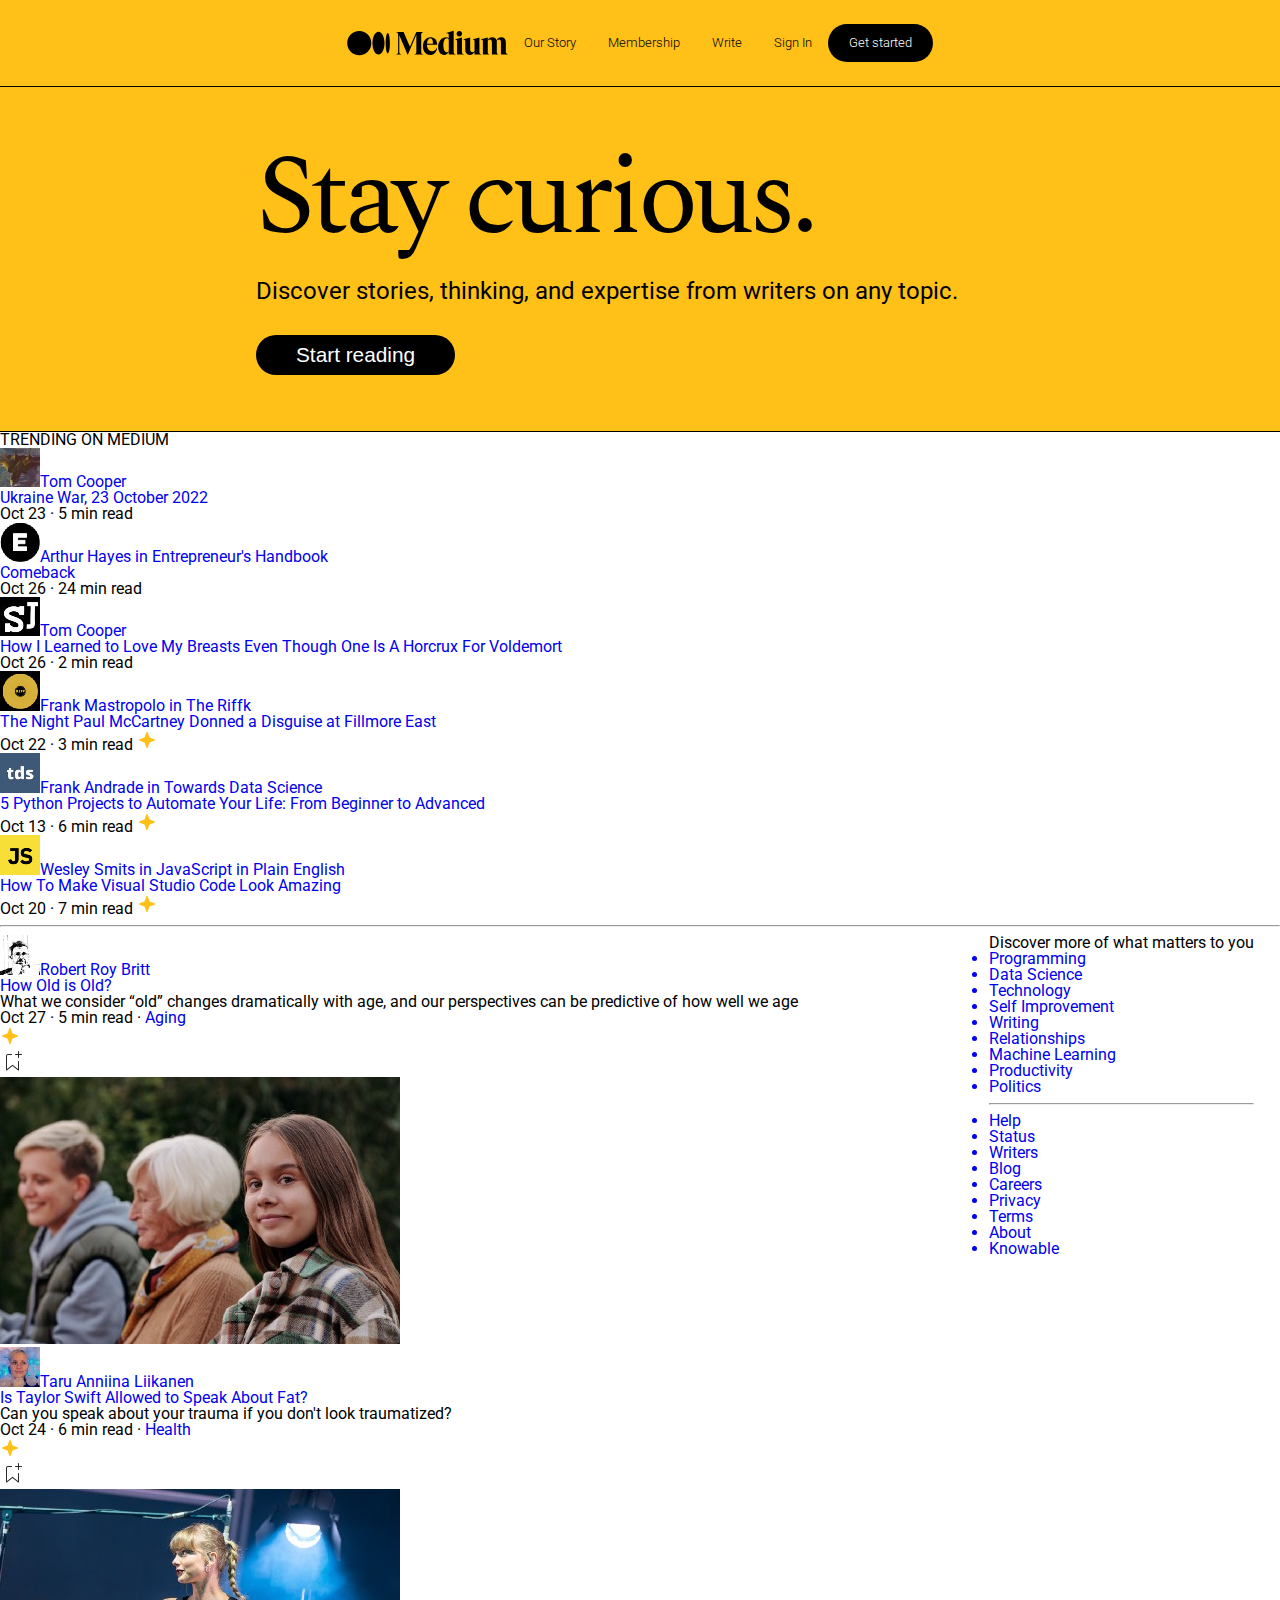
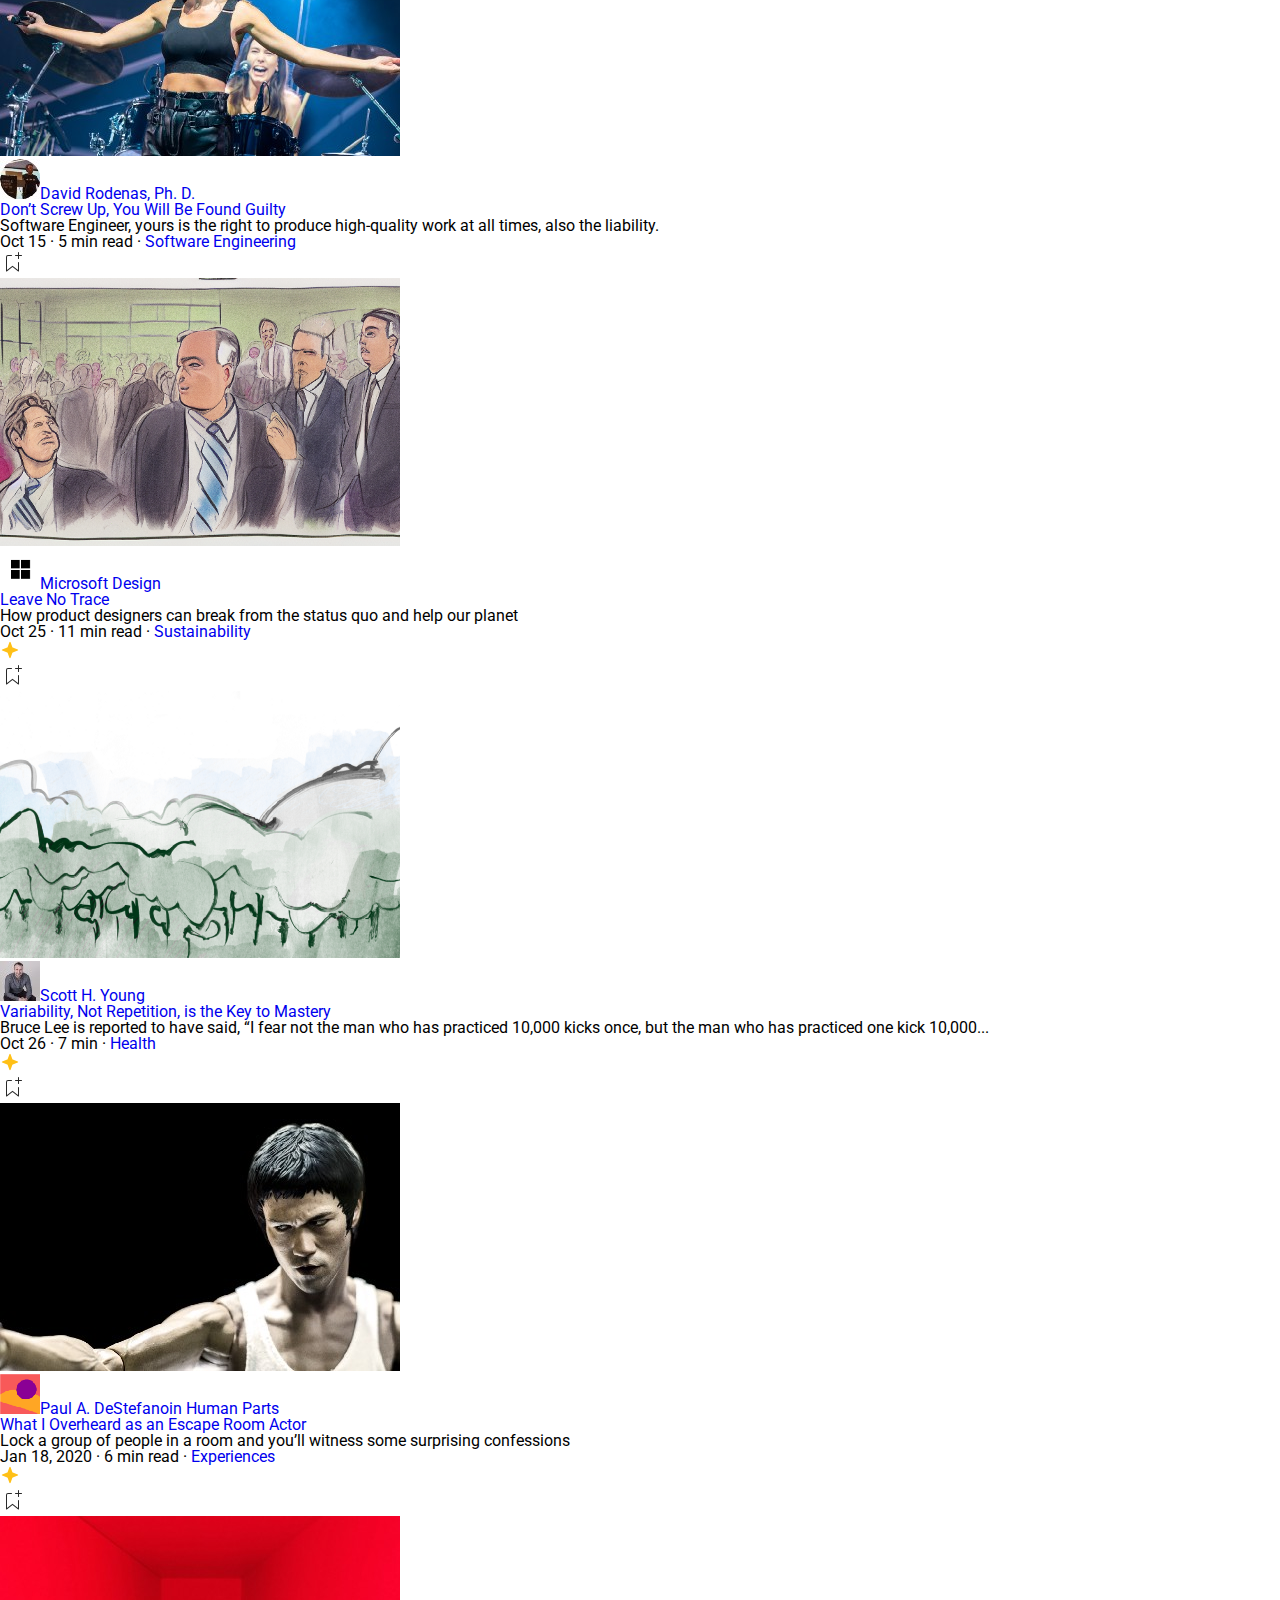
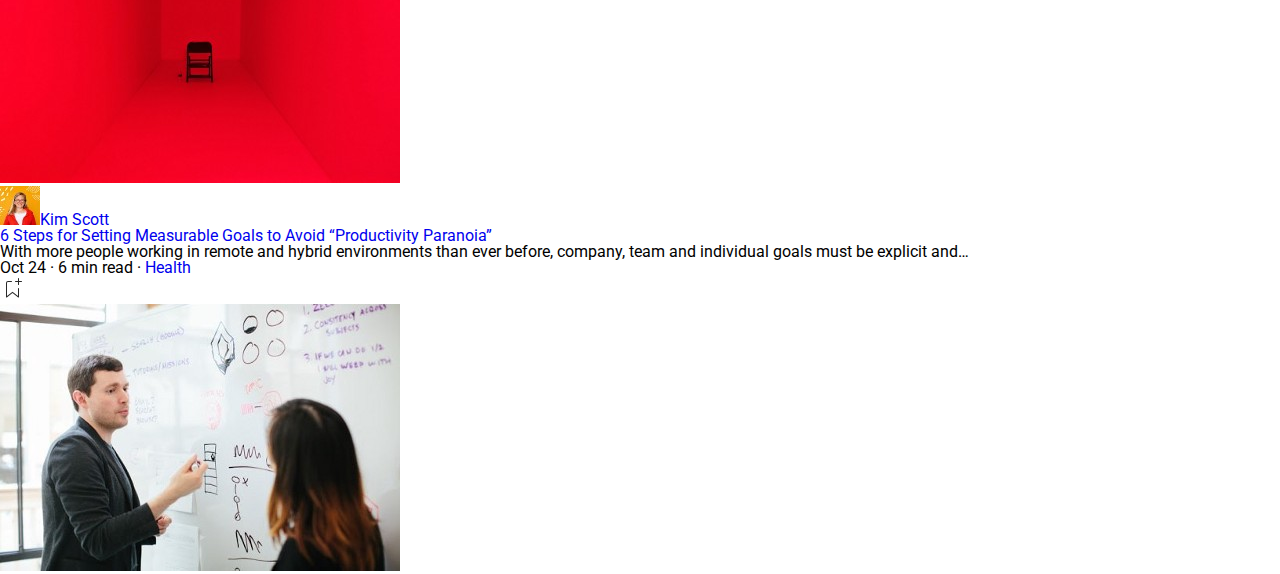
<file: index.html>
<!DOCTYPE html>
<html lang="en">

<head>
    <meta charset="UTF-8">
    <meta http-equiv="X-UA-Compatible" content="IE=edge">
    <meta name="viewport" content="width=device-width, initial-scale=1.0">
    <link rel="stylesheet" href="assets/css/reset.css">
    <link rel="preconnect" href="https://fonts.googleapis.com">
    <link rel="preconnect" href="https://fonts.gstatic.com" crossorigin>
    <link href="https://fonts.googleapis.com/css2?family=Roboto:ital,wght@0,100;0,300;0,400;0,500;0,700;0,900;1,100;1,300;1,400;1,500;1,700;1,900&family=Spectral:ital,wght@0,200;0,300;0,400;0,500;0,600;0,700;0,800;1,200;1,300;1,400;1,500;1,600;1,700;1,800&display=swap" rel="stylesheet">
    <link rel="stylesheet" href="assets/css/style.css">

    <title>Medium – Where good ideas find you.</title>
</head>

<body>

    <header>
        <img src="assets/imgs/svg/logo.svg" alt="Logo Medium">

        <div id="vuoto"></div>

        <nav id="headNav">
            <ul>
                <li><a href="">Our Story</a></li>
                <li><a href="">Membership</a></li>
                <li><a href="">Write</a></li>
                <li><a href="">Sign In</a></li>
                <a href="#" id="GSbutton"><li>Get started</li></a>
            </ul>
        </nav>
    </header>

    <main>

        <div id="ylwBanner">

            <div id="textArea">
                <h2>Stay curious.</h2>
                <p>Discover stories, thinking, and expertise from writers on any topic.</p>
                <a href="#"><button>Start reading</button></a>
            </div>

            <div id="mArea">
                <!-- Area M ripetute -->
            </div>

        </div>

        <div id=topArts>
            <h2>TRENDING ON MEDIUM</h2>
            <ol id="trending">
                <li>
                    <div><a href="#"><img src="assets/imgs/image01.jpeg" alt="Profile image of an aircraft"></a><a href="#">Tom Cooper</a></div>
                    <h3><a href="#">Ukraine War, 23 October 2022</a></h3>
                    <p>Oct 23 · 5 min read</p>
                </li>
                <li>
                    <div><a href="#"><img src="assets/imgs/image02.png" alt="Profile image of an E"></a><a href="#">Arthur Hayes in Entrepreneur's Handbook</a></div>
                    <h3><a href="#">Comeback</a></h3>
                    <p>Oct 26 · 24 min read</p>
                </li>
                <li>
                    <div><a href="#"><img src="assets/imgs/image03.jpeg" alt="Profile image SJ"></a><a href="#">Tom Cooper</a></div>
                    <h3><a href="#">How I Learned to Love My Breasts Even Though One Is A Horcrux For Voldemort</a></h3>
                    <p>Oct 26 · 2 min read</p>
                </li>
                <li>
                    <div><a href="#"><img src="assets/imgs/image04.png" alt="Profile image of a yellow disc"></a><a href="#">Frank Mastropolo in The Riffk</a></div>
                    <h3><a href="#">The Night Paul McCartney Donned a Disguise at Fillmore East</a></h3>
                    <p>Oct 22 · 3 min read <img src="assets/imgs/svg/star.svg" alt="a yellow star"></p>
                </li>
                <li>
                    <div><a href=""><img src="assets/imgs/image05.jpeg" alt="Profile image TDS"></a><a href="#">Frank Andrade in Towards Data Science</a></div>
                    <h3><a href="#">5 Python Projects to Automate Your Life: From Beginner to Advanced</a></h3>
                    <p>Oct 13 · 6 min read <img src="assets/imgs/svg/star.svg" alt="a yellow star"></p>
                </li>
                <li>
                    <div><a href="#"><img src="assets/imgs/image06.png" alt="Profile image of JS logo"></a><a href="#">Wesley Smits in JavaScript in Plain English</a></div>
                    <h3><a href="#">How To Make Visual Studio Code Look Amazing</a></h3>
                    <p>Oct 20 · 7 min read <img src="assets/imgs/svg/star.svg" alt="a yellow star"></p>
                </li>
            </ol>

            <hr>
        </div>

        <article>

            <div id="articles">

                <ul>

                    <li>
                        <div class="artTitles">
                            <div class="author"><a href="#"><img src="assets/imgs/image07.jpeg" alt="profile picture"></a><a href="#">Robert Roy Britt</a></div>
                            <h3><a href="#">How Old is Old?</a></h3>
                            <p class="description">What we consider “old” changes dramatically with age, and our perspectives can be predictive of how well we age</p>
                            <div class="artInfo">
                                <div class="infoTag">
                                    <p>Oct 27 · 5 min read · <a href="#"><span>Aging</span></a></p>
                                    <img src="assets/imgs/svg/star.svg" alt="a yellow star">
                                </div>
                                    <div class="bookmark">
                                    <a href="#"><img src="assets/imgs/svg/bookmark.svg" alt="bookmark logo"></a>
                                    </div>
                            </div>
                        </div>

                        <div>
                            <img src="assets/imgs/image08.jpeg" alt="3 people sitting on a bench in a park">
                        </div>
                    </li>

                    <li>
                        <div class="artTitles">
                            <div class="author"><a href="#"><img src="assets/imgs/image09.jpeg" alt="profile picture"></a><a href="#">Taru Anniina Liikanen</a></div>
                            <h3><a href="#">Is Taylor Swift Allowed to Speak About Fat?</a></h3>
                            <p class="description">Can you speak about your trauma if you don't look traumatized?</p>
                            <div class="artInfo">
                                <div class="infoTag">
                                    <p>Oct 24 · 6 min read · <a href="#"><span>Health</span></a></p>
                                    <img src="assets/imgs/svg/star.svg" alt="a yellow star">
                                </div>
                                    <div class="bookmark">
                                    <a href="#"><img src="assets/imgs/svg/bookmark.svg" alt="bookmark logo"></a>
                                    </div>
                            </div>
                        </div>

                        <div>
                            <img src="assets/imgs/image10.jpeg" alt="Tailor Swift during a concert">
                        </div>
                    </li>

                    <li>
                        <div class="artTitles">
                            <div class="author"><a href="#"><img src="assets/imgs/image11.jpeg" alt="profile picture"></a><a href="#">David Rodenas, Ph. D.</a></div>
                            <h3><a href="#">Don’t Screw Up, You Will Be Found Guilty</a></h3>
                            <p class="description">Software Engineer, yours is the right to produce high-quality work at all times, also the liability.</p>
                            <div class="artInfo">
                                <div class="infoTag">
                                    <p>Oct 15 · 5 min read · <a href="#"><span>Software Engineering</span></a></p>
                                </div>
                                    <div class="bookmark">
                                    <a href="#"><img src="assets/imgs/svg/bookmark.svg" alt="bookmark logo"></a>
                                    </div>
                            </div>
                        </div>

                        <div>
                            <img src="assets/imgs/image12.png" alt="businessmen">
                        </div>
                    </li>

                    <li>
                        <div class="artTitles">
                            <div class="author"><a href="#"><img src="assets/imgs/image13.png" alt="profile picture"></a><a href="#">Microsoft Design</a></div>
                            <h3><a href="#">Leave No Trace</a></h3>
                            <p class="description">How product designers can break from the status quo and help our planet</p>
                            <div class="artInfo">
                                <div class="infoTag">
                                    <p>Oct 25 · 11 min read · <a href="#"><span>Sustainability</span></a></p>
                                    <img src="assets/imgs/svg/star.svg" alt="a yellow star">
                                </div>
                                    <div class="bookmark">
                                    <a href="#"><img src="assets/imgs/svg/bookmark.svg" alt="bookmark logo"></a>
                                    </div>
                            </div>
                        </div>

                        <div>
                            <img src="assets/imgs/image14.png" alt="trees sketch">
                        </div>
                    </li>

                    <li>
                        <div class="artTitles">
                            <div class="author"><a href="#"><img src="assets/imgs/image15.jpeg" alt="profile picture"></a><a href="#">Scott H. Young</a></div>
                            <h3><a href="#">Variability, Not Repetition, is the Key to Mastery</a></h3>
                            <p class="description">Bruce Lee is reported to have said, “I fear not the man who has practiced 10,000 kicks once, but the man who has practiced one kick 10,000...</p>
                            <div class="artInfo">
                                <div class="infoTag">
                                    <p>Oct 26 · 7 min · <a href="#"><span>Health</span></a></p>
                                    <img src="assets/imgs/svg/star.svg" alt="a yellow star">
                                </div>
                                    <div class="bookmark">
                                    <a href="#"><img src="assets/imgs/svg/bookmark.svg" alt="bookmark logo"></a>
                                    </div>
                            </div>
                        </div>

                        <div>
                            <img src="assets/imgs/image16.jpg" alt="bruce lee picture">
                        </div>
                    </li>

                    <li>
                        <div class="artTitles">
                            <div class="author"><a href="#"><img src="assets/imgs/image17.png" alt="profile picture" id="squareIMG"></a><a href="#">Paul A. DeStefanoin Human Parts</a></div>
                            <h3><a href="#">What I Overheard as an Escape Room Actor</a></h3>
                            <p class="description">Lock a group of people in a room and you’ll witness some surprising confessions</p>
                            <div class="artInfo">
                                <div class="infoTag">
                                    <p>Jan 18, 2020 · 6 min read · <a href="#"><span>Experiences</span></a></p>
                                    <img src="assets/imgs/svg/star.svg" alt="a yellow star">
                                </div>
                                <div class="bookmark">
                                    <img src="assets/imgs/svg/bookmark.svg" alt="bookmark logo">
                                </div>
                            </div>
                        </div>

                        <div>
                            <img src="assets/imgs/image18.jpeg" alt="3 people sitting on a bench in a park">
                        </div>
                    </li>

                    <li>
                        <div class="artTitles">
                            <div class="author"><a href="#"><img src="assets/imgs/image19.jpeg" alt="profile picture"></a><a href="#">Kim Scott</a></div>
                            <h3><a href="#">6 Steps for Setting Measurable Goals to Avoid “Productivity Paranoia”</a></h3>
                            <p class="description">With more people working in remote and hybrid environments than ever before, company, team and individual goals must be explicit and…</p>
                            <div class="artInfo">
                                <div class="infoTag">
                                    <p>Oct 24 · 6 min read · <a href="#"><span>Health</span></a></p>
                                </div>
                                <div class="bookmark">
                                    <a href="#"><img src="assets/imgs/svg/bookmark.svg" alt="bookmark logo"></a>
                                </div>
                            </div>
                        </div>

                        <div>
                            <img src="assets/imgs/image20.jpg" alt="a man writing on a whiteboard and a woman watching">
                        </div>
                    </li>

                </ul>

            </div>

            <aside>

                <h2>Discover more of what matters to you</h2>
    
                <ul id="arguments">
                    <a href="#"><li>Programming</li></a>
                    <a href="#"><li>Data Science</li></a>
                    <a href="#"><li>Technology</li></a>
                    <a href="#"><li>Self Improvement</li></a>
                    <a href="#"><li>Writing</li></a>
                    <a href="#"><li>Relationships</li></a>
                    <a href="#"><li>Machine Learning</li></a>
                    <a href="#"><li>Productivity</li></a>
                    <a href="#"><li>Politics</li></a>
                </ul>
    
                <hr>
    
                <nav id="footNav">
                    <ul>
                        <a href="#"><li>Help</li></a>
                        <a href="#"><li>Status</li></a>
                        <a href="#"><li>Writers</li></a>
                        <a href="#"><li>Blog</li></a>
                        <a href="#"><li>Careers</li></a>
                        <a href="#"><li>Privacy</li></a>
                        <a href="#"><li>Terms</li></a>
                        <a href="#"><li>About</li></a>
                        <a href="#"><li>Knowable</li></a>
                    </ul>
                </nav>
    
            </aside>
            
        </article>

    </main>

</body>

</html>
</file>
<file: assets/css/style.css>
/* Impostazioni generali */

body {
    font-family: 'Roboto', sans-serif;
}

a {
    text-decoration: none;
}


/* Header */

header {
    background-color: #ffc017;
    display: flex;
    justify-content: center;
    border-bottom: 1px solid black;
    padding: 1.5rem 0;
    font-size: 0.8rem;
}

#headNav ul {
    display: flex;
    align-items: baseline;
}

#headNav ul li {
    list-style-type: none;
    font-weight: 300;
    margin: 0 1rem;
}

#headNav ul li a {
    text-decoration: none;
    color: black;
}

#GSbutton {
    background-color: black;
    color: white;
    padding: 0.8rem 0.3rem;
    border-radius: 30px;
}

/* Main */

#ylwBanner {
    background-color: #ffc017;
    border-bottom: 1px solid black;
    padding: 3.5rem 0;
    display: flex;
    justify-content: center;
}

#textArea {
    width: 60%;
}

#ylwBanner h2 {
    font-family: 'Spectral', serif;
    font-weight: 400;
    font-size: 7rem;
    letter-spacing: -0.05em;
    letter-spacing: -0.05em;
    margin-bottom: 1.5rem;
}

#ylwBanner p {
    font-weight: 400;
    font-size: 1.5rem;
    margin-bottom: 2rem;
}

#ylwBanner button {
    background-color: black;
    border: none;
    color: white;
    font-weight: 500;
    font-size: 1.3rem;
    padding: 0.5rem 2.5rem;
    border-radius: 30px;
}

/* Article */

article {
    display: flex;
}

/* Aside*/
</file>
